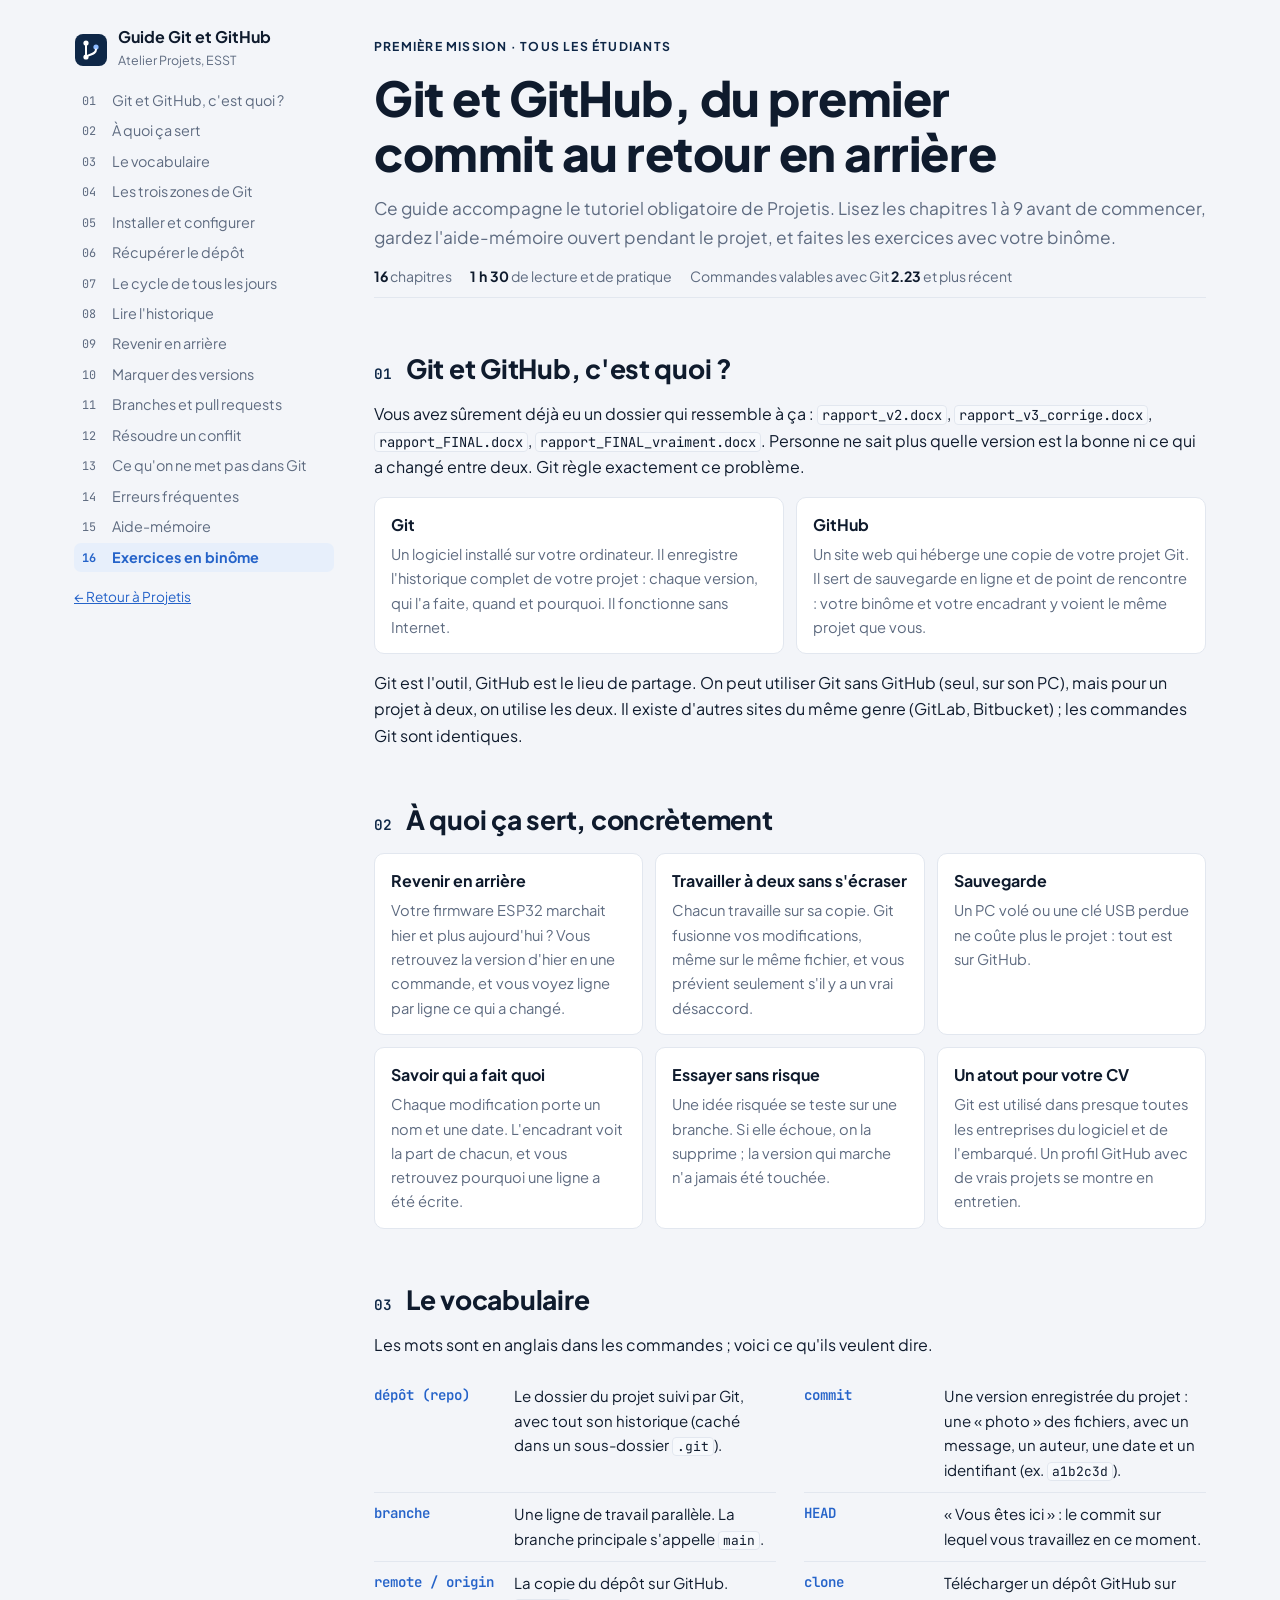
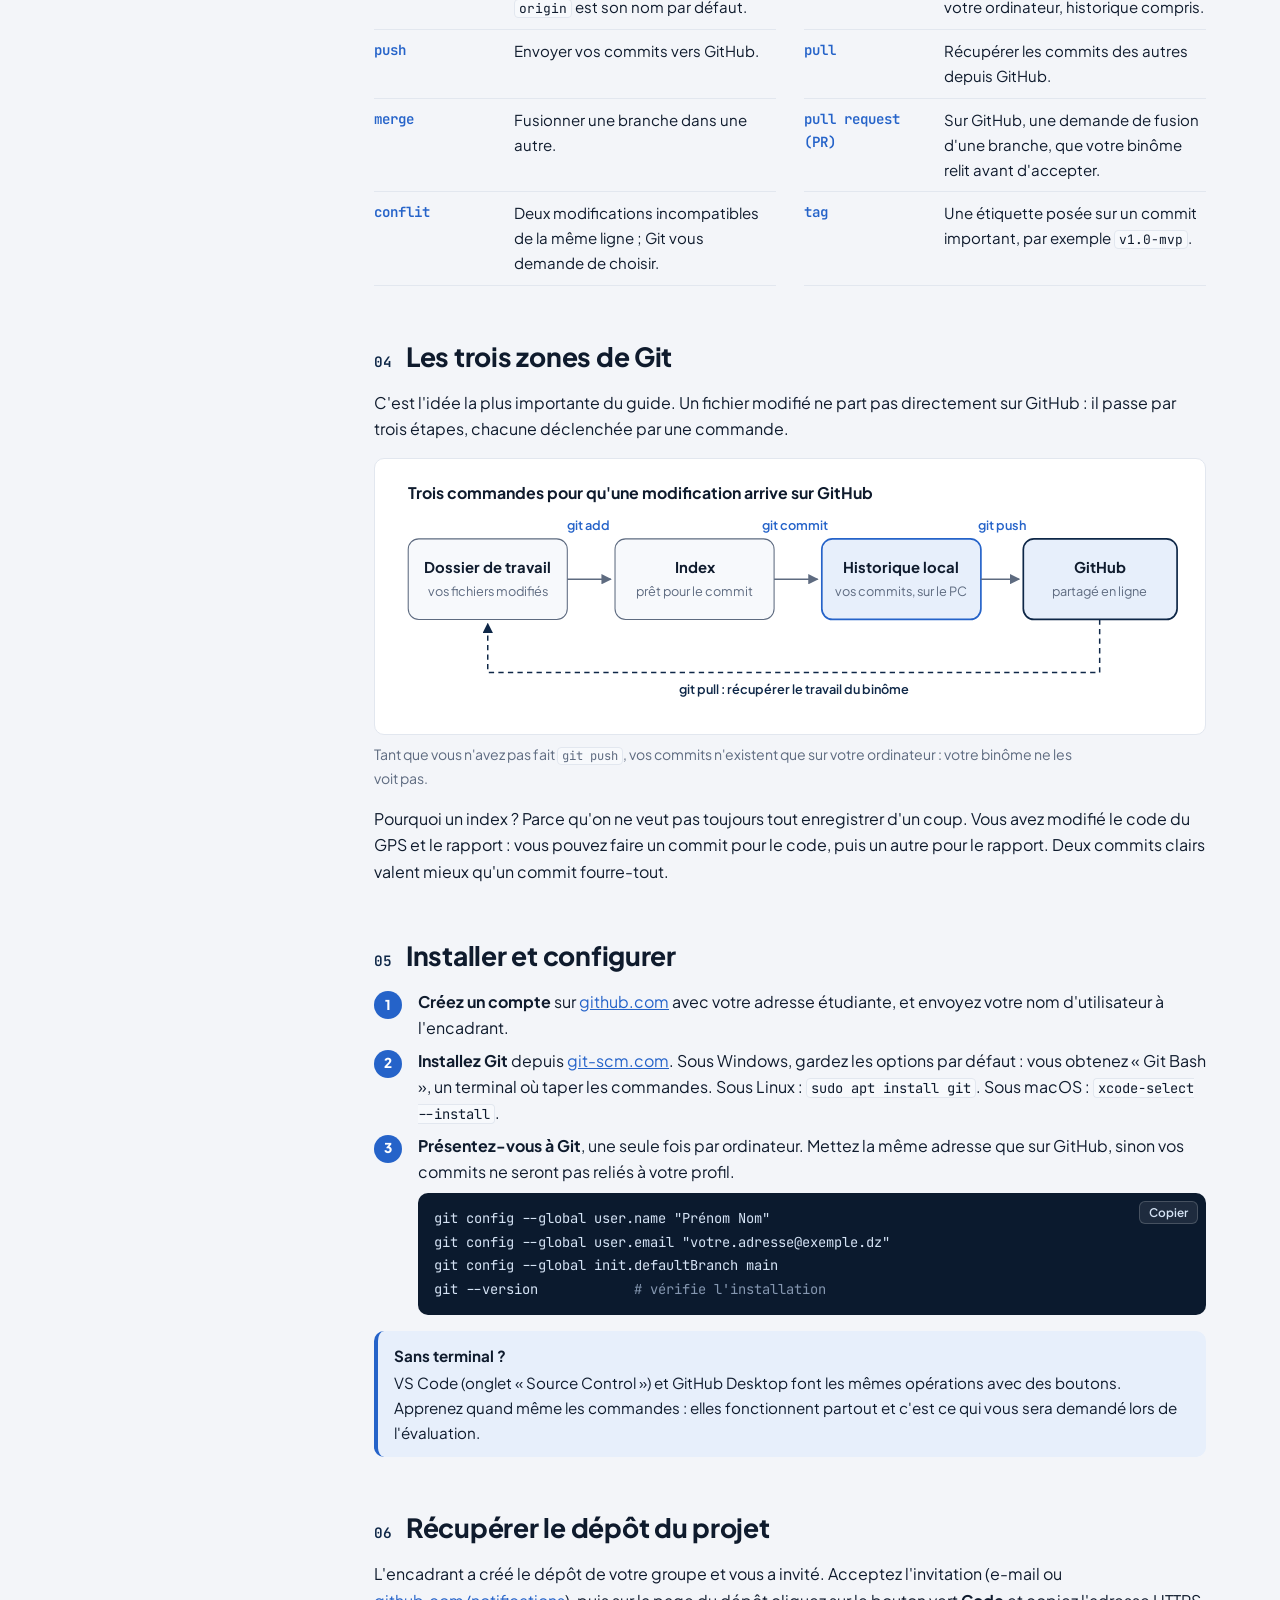
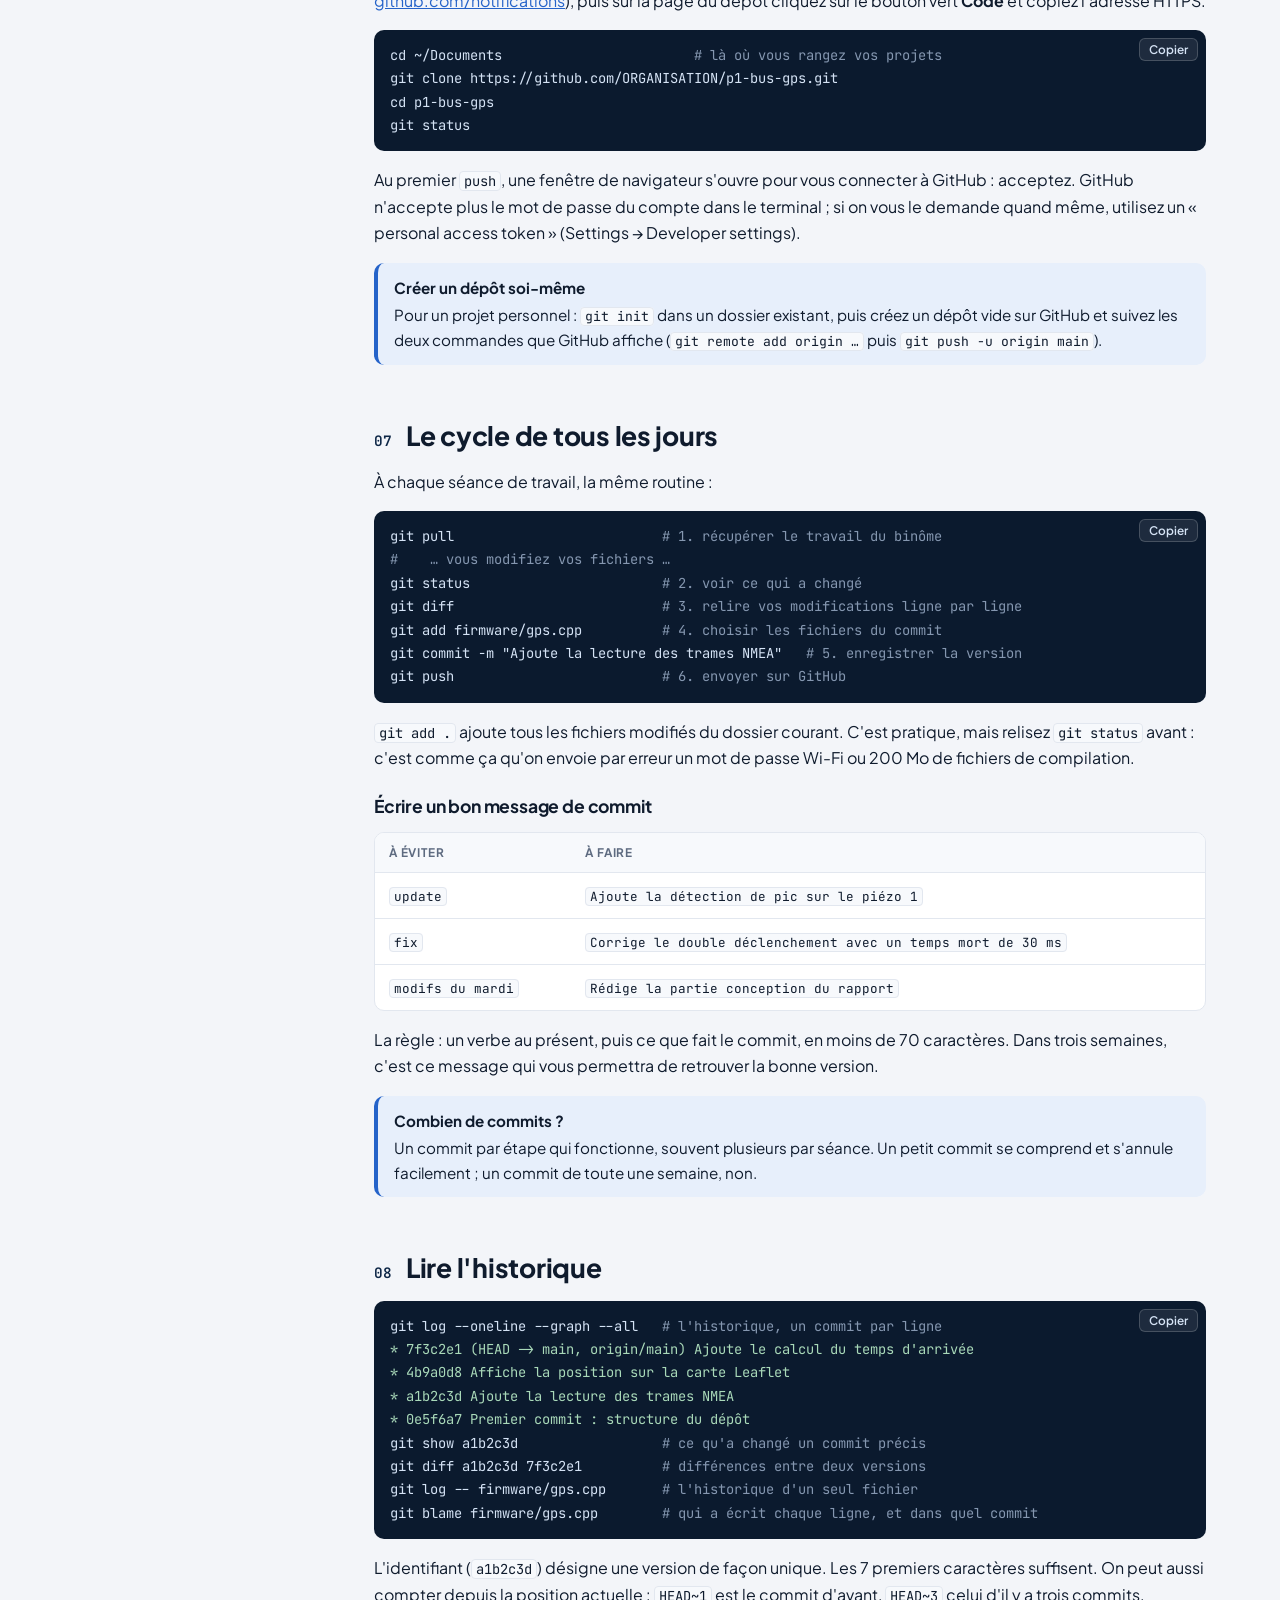
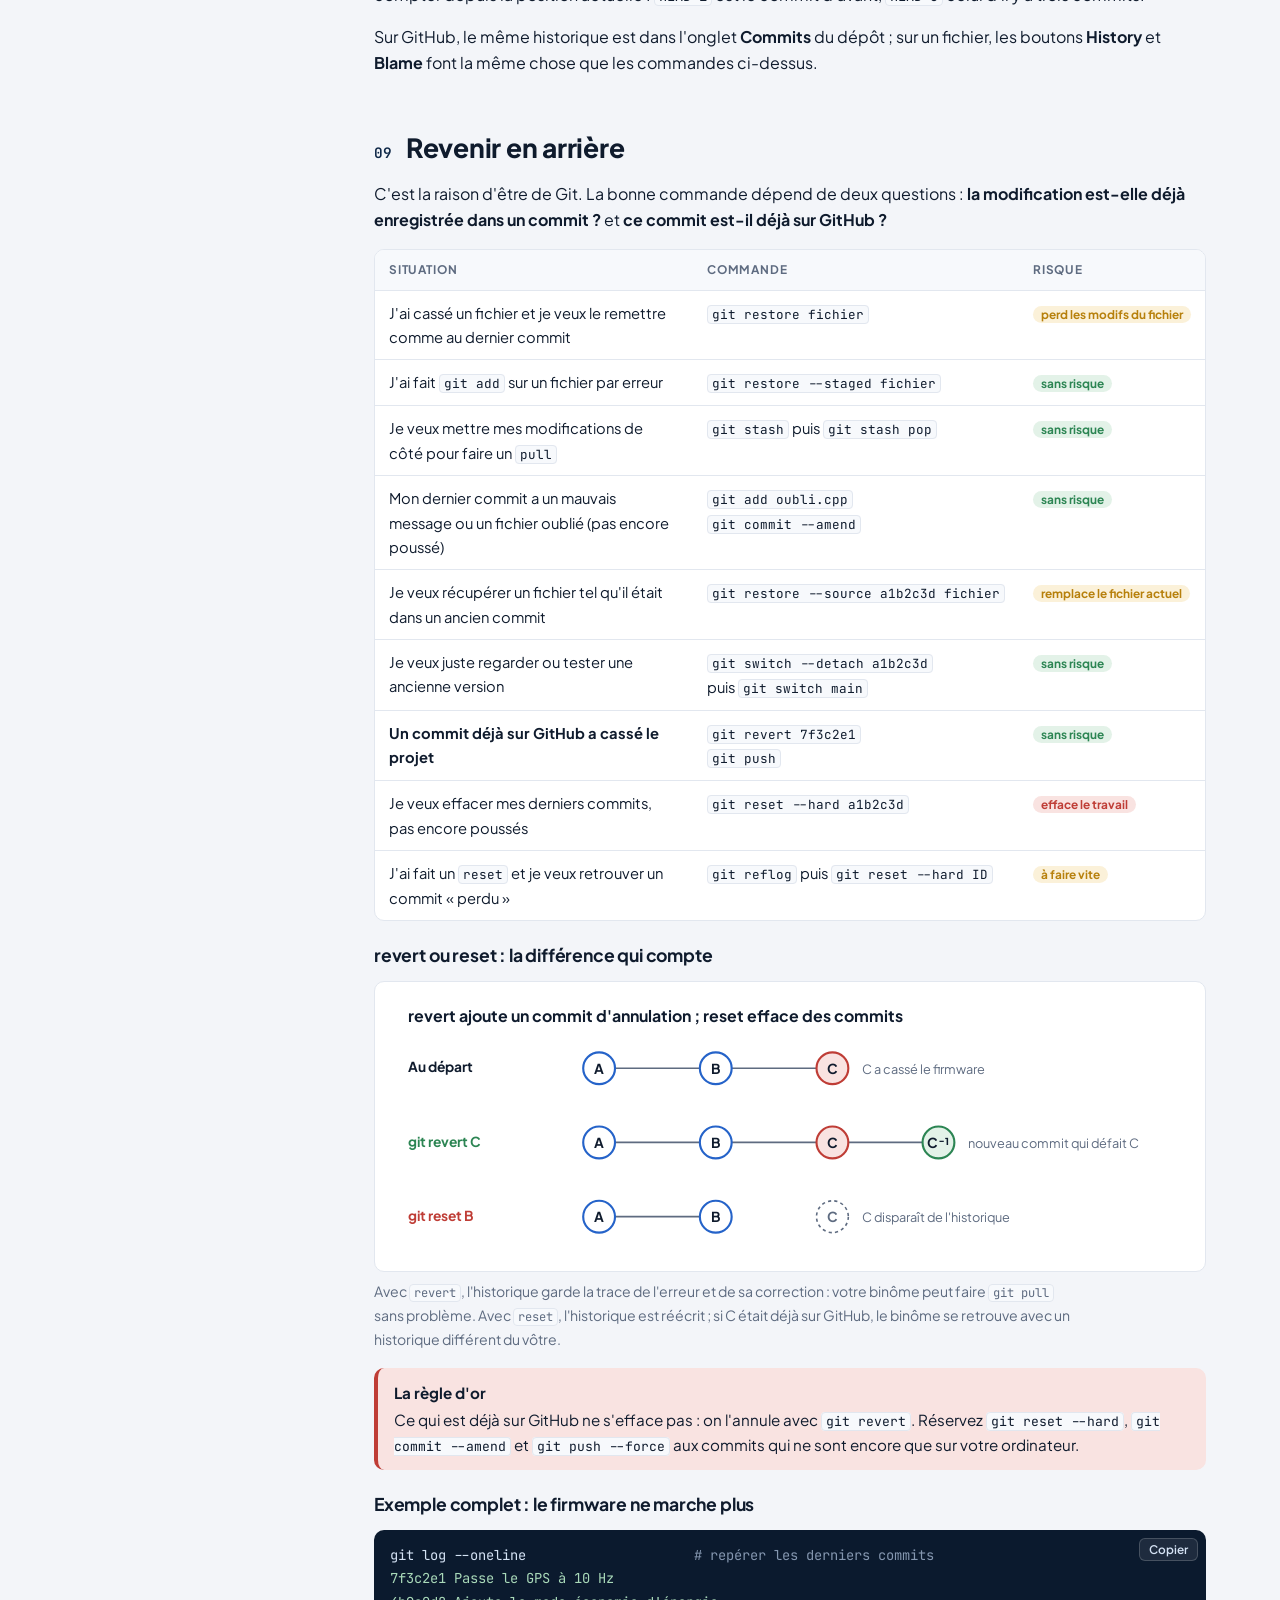
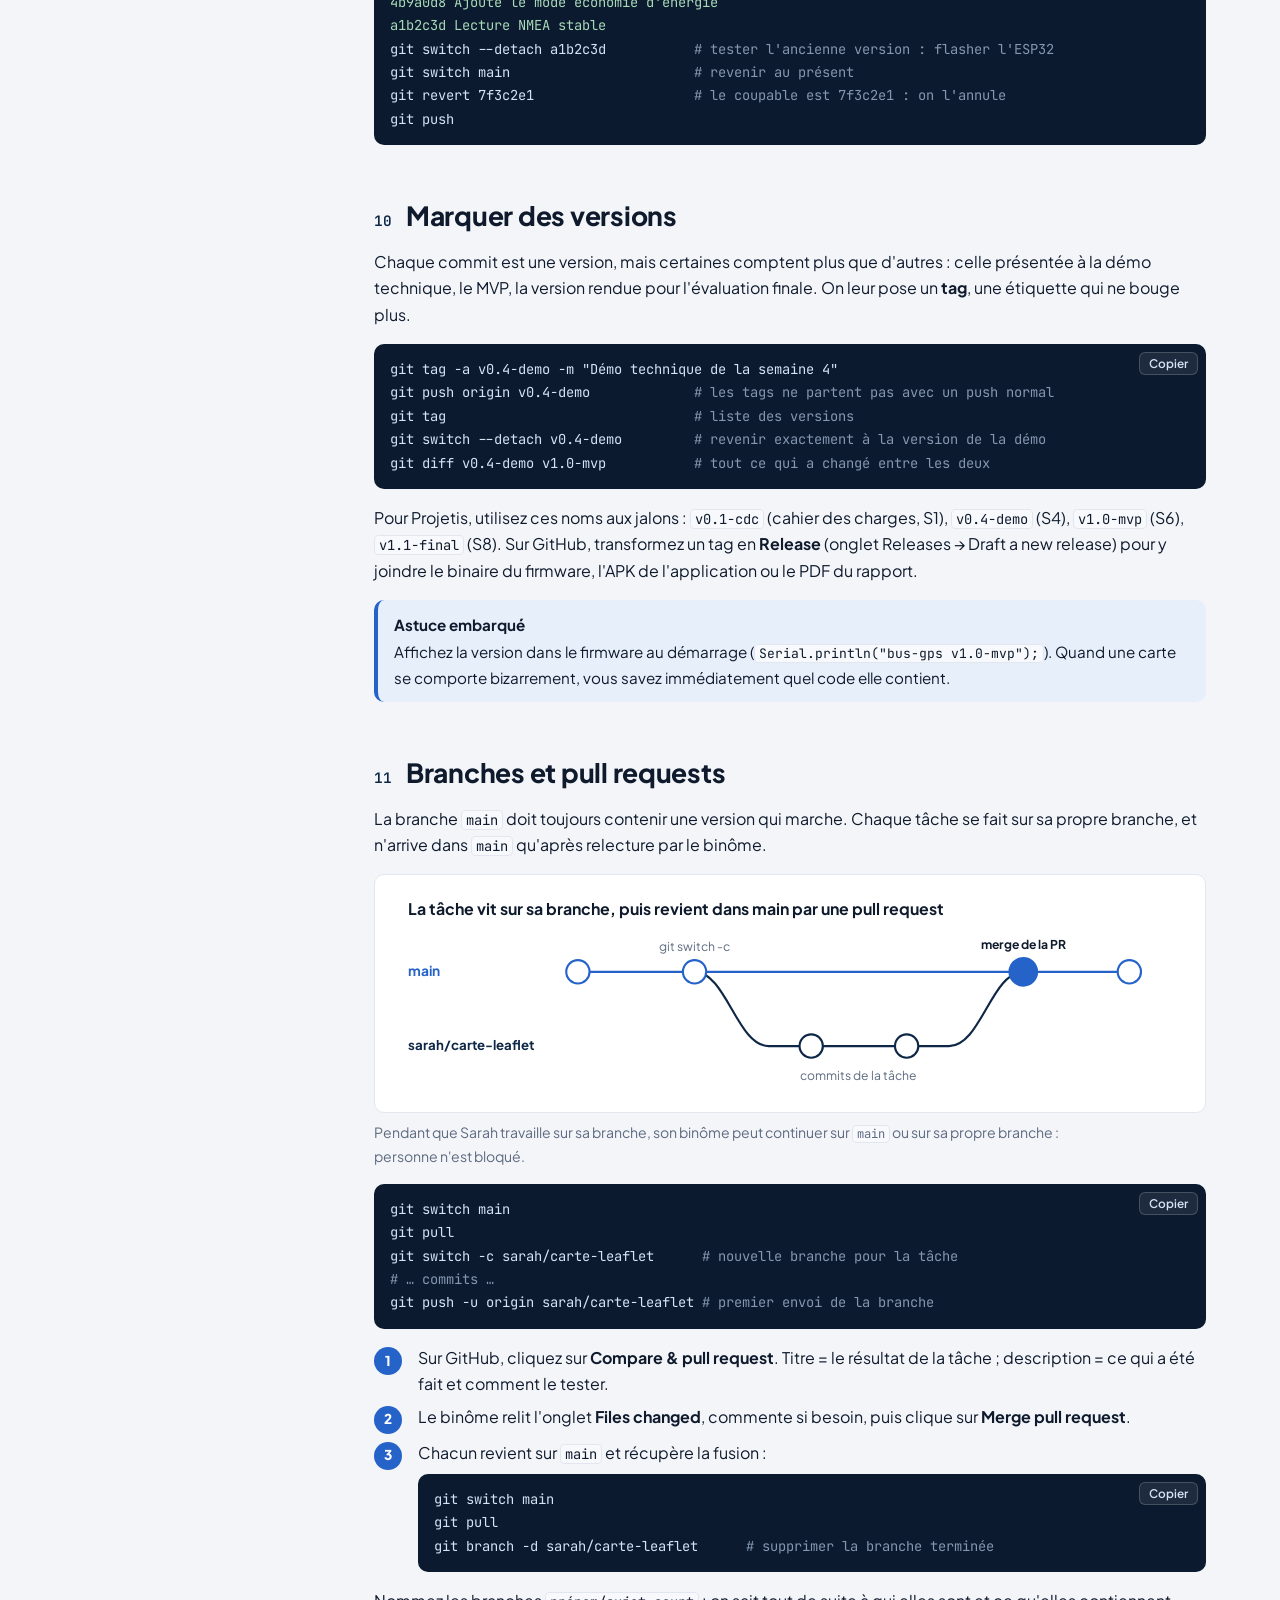
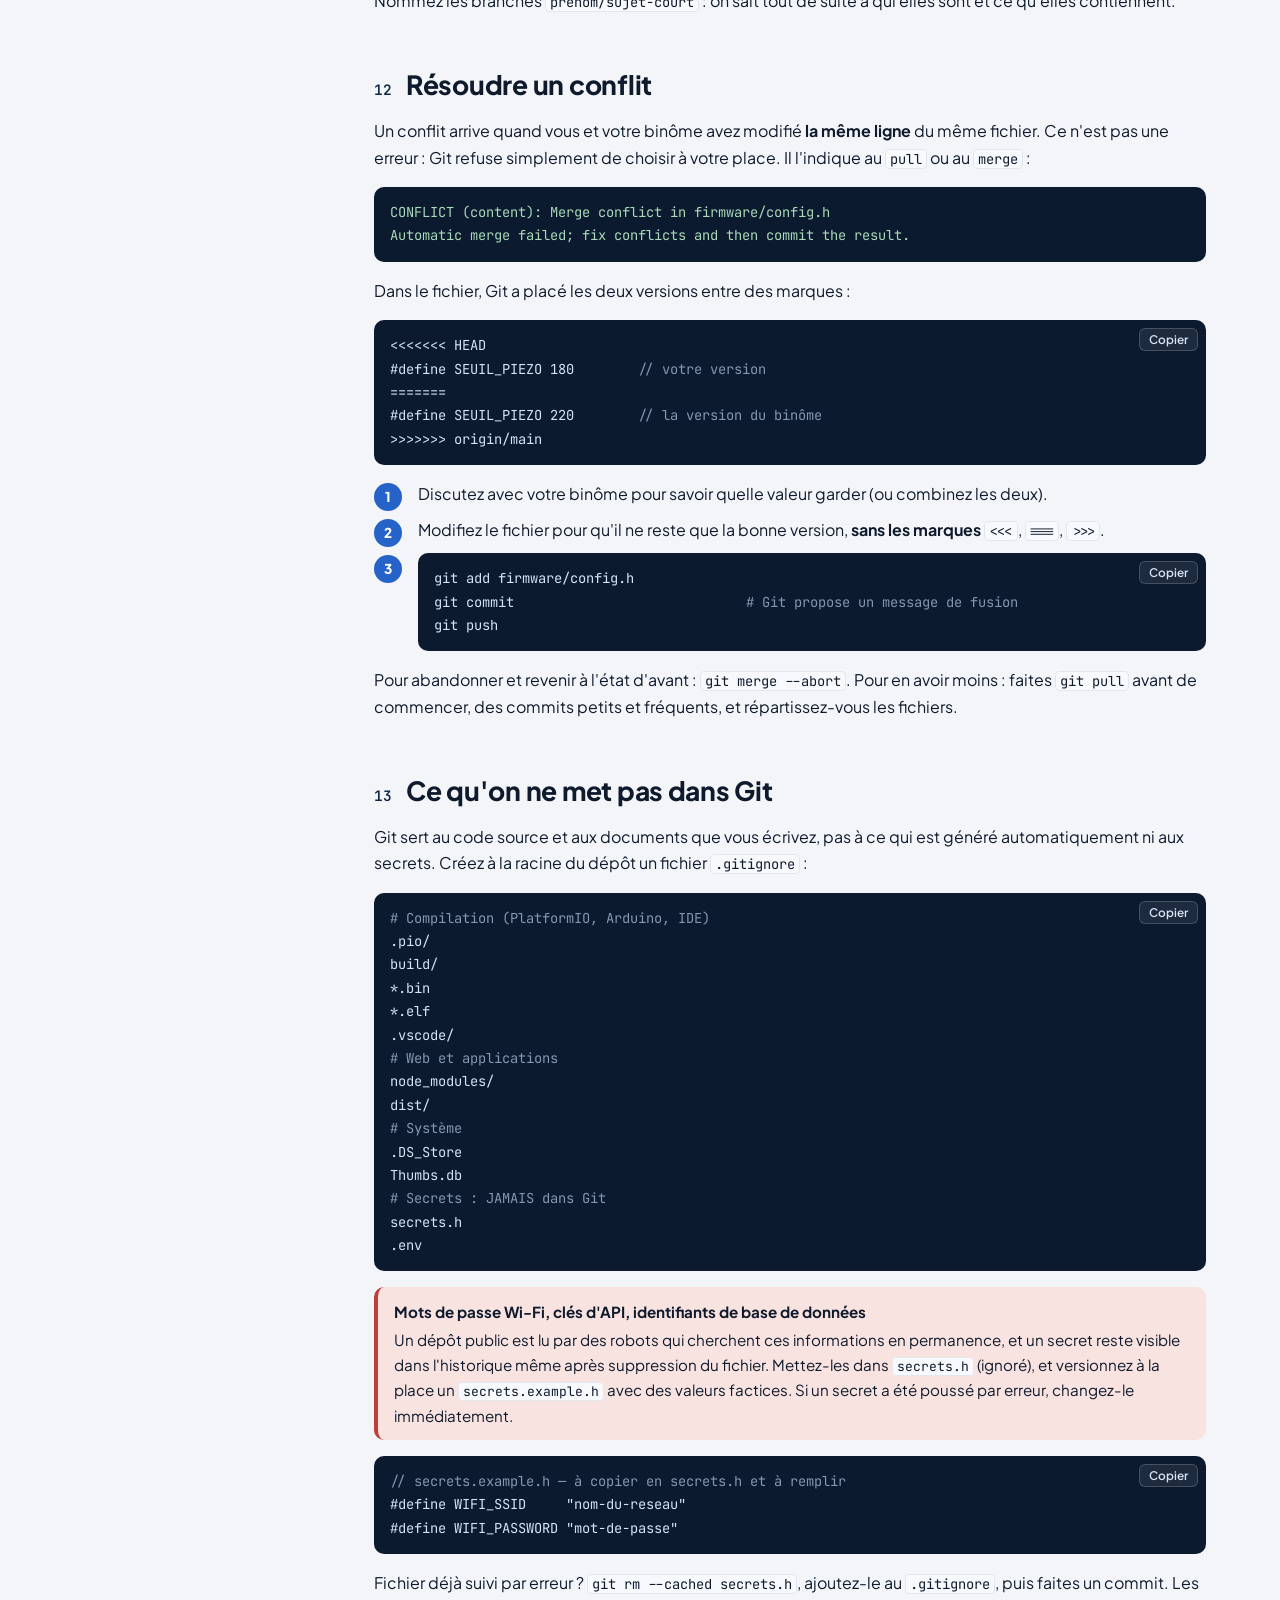
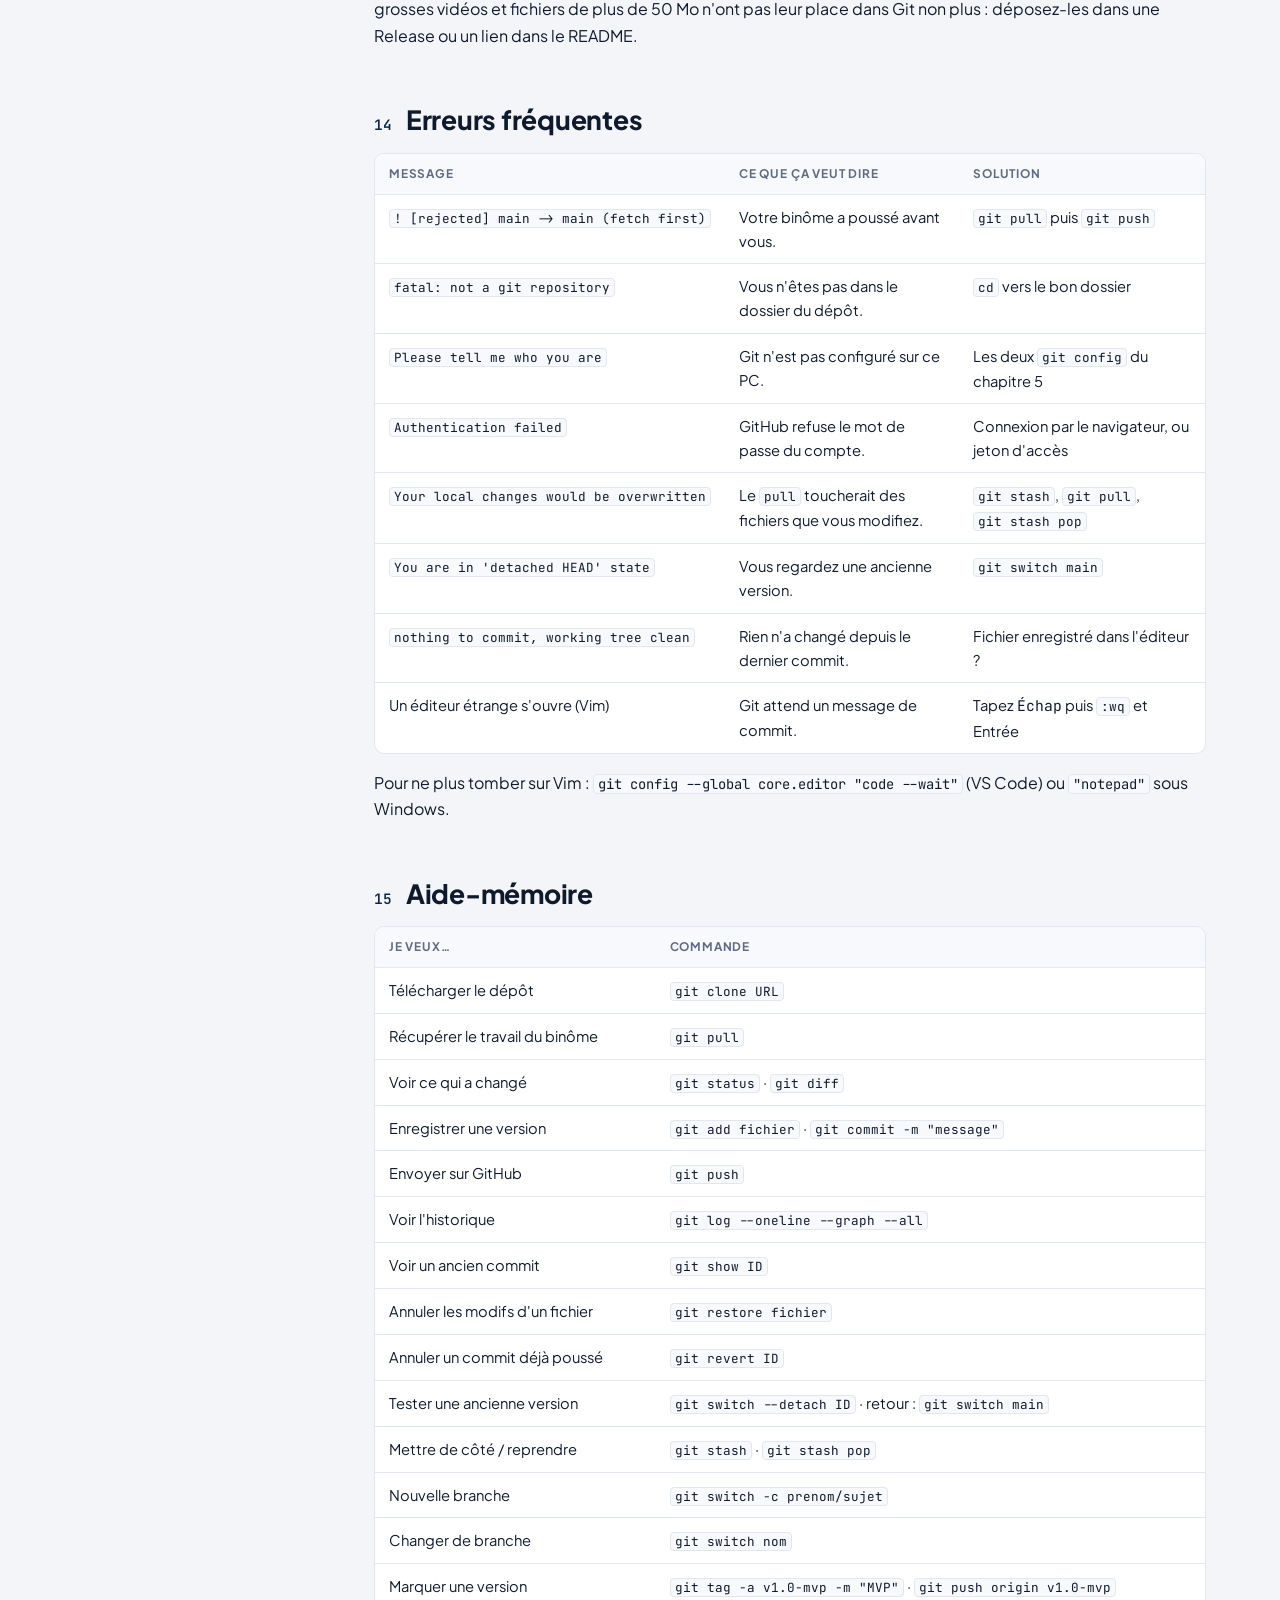
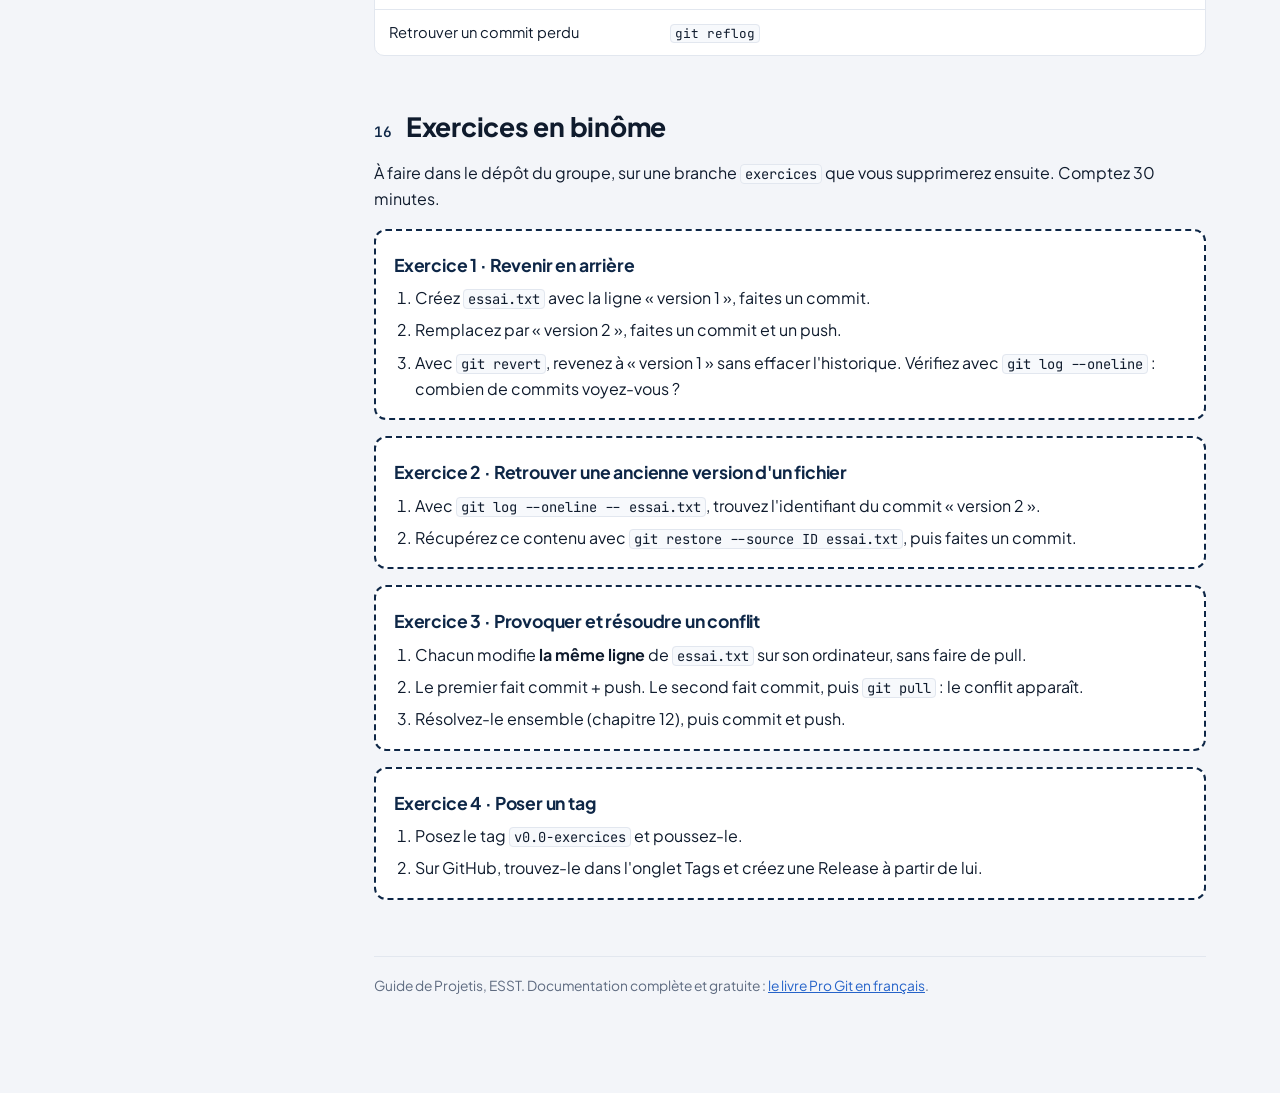
<file: guide-git.html>
<!doctype html>
<html lang="fr">
<head>
<meta charset="utf-8">
<meta name="viewport" content="width=device-width, initial-scale=1, viewport-fit=cover">
<title>Guide Git et GitHub</title>
<meta name="description" content="Guide Git et GitHub pour les projets L2/L3 de l'ESST : comprendre, enregistrer des versions, revenir en arrière, travailler en binôme.">
<link rel="preconnect" href="https://fonts.googleapis.com">
<link rel="preconnect" href="https://fonts.gstatic.com" crossorigin>
<link rel="stylesheet" href="https://fonts.googleapis.com/css2?family=Plus+Jakarta+Sans:wght@400;500;600;700;800&family=JetBrains+Mono:wght@400;600&display=swap">
</head>
<body>
<!--GUIDE-START-->
<style>
/* Guide Git — sommaire fixe à gauche, chapitres numérotés (vraie progression), mêmes couleurs que Projetis (vernis vert, cuivre). */
:root {
  --bg: #F3F5F9; --surface: #ffffff; --surface-2: #F7F9FC; --ink: #0F1B2D; --muted: #5E6B80; --line: #E2E7EF;
  --accent: #2563C9; --accent-ink: #ffffff; --accent-soft: #E7EFFB; --copper: #0E2747; --copper-soft: #E7EFFB;
  --good: #2c8553; --warn: #b7800c; --crit: #bf3d36; --good-soft: #e3f2e8; --warn-soft: #fbf1d9; --crit-soft: #f9e3e1;
  --code-bg: #0B1A2E; --code-ink: #D5E3F5; --code-dim: #8597B0;
  --font-display: "Plus Jakarta Sans", "Segoe UI", system-ui, sans-serif;
  --font-body: "Plus Jakarta Sans", "Segoe UI", system-ui, sans-serif;
  --font-mono: "JetBrains Mono", ui-monospace, "Cascadia Mono", Consolas, monospace;
}
@media (prefers-color-scheme: dark) {
  :root:not([data-theme="light"]) {
    --bg: #0D1522; --surface: #141E2E; --surface-2: #19253A; --ink: #E6ECF4; --muted: #96A3B8; --line: #26334A;
    --accent: #5B93EC; --accent-ink: #08121F; --accent-soft: #1A2C48; --copper: #8DBBFF; --copper-soft: #1A2C48;
    --good: #5cc28a; --warn: #e0b04a; --crit: #ec7a72; --good-soft: #193226; --warn-soft: #362c14; --crit-soft: #3b1f1d;
    --code-bg: #08121F; --code-ink: #D5E3F5; --code-dim: #7F91AA;
    color-scheme: dark;
  }
}
:root[data-theme="dark"] {
  --bg: #0D1522; --surface: #141E2E; --surface-2: #19253A; --ink: #E6ECF4; --muted: #96A3B8; --line: #26334A;
  --accent: #5B93EC; --accent-ink: #08121F; --accent-soft: #1A2C48; --copper: #8DBBFF; --copper-soft: #1A2C48;
  --good: #5cc28a; --warn: #e0b04a; --crit: #ec7a72; --good-soft: #193226; --warn-soft: #362c14; --crit-soft: #3b1f1d;
  --code-bg: #08121F; --code-ink: #D5E3F5; --code-dim: #7F91AA;
  color-scheme: dark;
}
* { box-sizing: border-box; }
html { scroll-behavior: smooth; scroll-padding-top: 16px; }
@media (prefers-reduced-motion: reduce) { html { scroll-behavior: auto; } }
body { margin: 0; background: var(--bg); color: var(--ink); font: 16px/1.65 var(--font-body); }
a { color: var(--accent); }
:focus-visible { outline: 2px solid var(--accent); outline-offset: 2px; }
code, pre, kbd { font-family: var(--font-mono); }
:not(pre) > code { font-size: .86em; background: var(--surface-2); border: 1px solid var(--line); border-radius: 4px; padding: 0 4px; }
h1, h2, h3 { font-family: var(--font-display); line-height: 1.15; text-wrap: balance; letter-spacing: -.01em; margin: 0; }
p { margin: 0; }

.layout { display: grid; grid-template-columns: 260px minmax(0, 1fr); max-width: 1180px; margin: 0 auto; gap: 40px; padding-inline: 24px; }
.toc { position: sticky; top: 0; align-self: start; height: 100vh; overflow-y: auto; padding-block: 28px; display: flex; flex-direction: column; gap: 14px; }
.toc .brand { display: flex; gap: 10px; align-items: center; text-decoration: none; color: var(--ink); }
.toc .brand b { font-family: var(--font-display); line-height: 1.1; display: block; }
.toc .brand small { color: var(--muted); font-size: .78rem; }
.toc ol { list-style: none; margin: 0; padding: 0; display: flex; flex-direction: column; gap: 1px; counter-reset: ch; }
.toc li a { display: grid; grid-template-columns: 26px 1fr; gap: 4px; padding: 5px 8px; border-radius: 7px; text-decoration: none; color: var(--muted); font-size: .9rem; line-height: 1.35; }
.toc li a::before { counter-increment: ch; content: counter(ch, decimal-leading-zero); font-family: var(--font-mono); font-size: .74rem; padding-top: 2px; }
.toc li a:hover { background: var(--surface); color: var(--ink); }
.toc li a.on { background: var(--accent-soft); color: var(--accent); font-weight: 700; }
.toc .back { font-size: .85rem; }

main { padding-block: 36px 96px; min-width: 0; display: flex; flex-direction: column; gap: 56px; }
.hero { display: flex; flex-direction: column; gap: 14px; padding-bottom: 8px; border-bottom: 1px solid var(--line); }
.eyebrow { font-size: .76rem; text-transform: uppercase; letter-spacing: .1em; color: var(--copper); font-weight: 700; }
.hero h1 { font-size: clamp(2rem, 4.4vw, 3rem); font-weight: 800; }
.hero p { max-width: 64ch; font-size: 1.08rem; color: var(--muted); }
.hero .meta { display: flex; gap: 18px; flex-wrap: wrap; font-size: .88rem; color: var(--muted); }
.hero .meta b { color: var(--ink); }

section.ch { display: flex; flex-direction: column; gap: 16px; }
section.ch > header { display: flex; gap: 14px; align-items: baseline; }
section.ch > header .num { font-family: var(--font-mono); color: var(--copper); font-weight: 600; font-size: .9rem; }
section.ch h2 { font-size: 1.65rem; font-weight: 750; }
section.ch h3 { font-size: 1.1rem; font-weight: 700; margin-top: 8px; }
section.ch p, section.ch li { max-width: 70ch; }
section.ch ul, section.ch ol { margin: 0; padding-left: 1.3em; display: flex; flex-direction: column; gap: 6px; }

.cmd { position: relative; background: var(--code-bg); color: var(--code-ink); border-radius: 10px; padding: 14px 16px; overflow-x: auto; margin: 0; font-size: .86rem; line-height: 1.7; }
.cmd .c { color: var(--code-dim); }
.cmd .out { color: #a9d9b9; }
.copy { position: absolute; top: 8px; right: 8px; background: rgba(255,255,255,.08); color: var(--code-ink); border: 1px solid rgba(255,255,255,.18); border-radius: 6px; font: 600 .74rem var(--font-body); padding: 3px 9px; cursor: pointer; }
.copy:hover { background: rgba(255,255,255,.16); }

.note, .warn, .danger { border-radius: 10px; padding: 12px 16px; font-size: .95rem; max-width: 78ch; }
.note { background: var(--accent-soft); border-left: 4px solid var(--accent); }
.warn { background: var(--warn-soft); border-left: 4px solid var(--warn); }
.danger { background: var(--crit-soft); border-left: 4px solid var(--crit); }
.note b:first-child, .warn b:first-child, .danger b:first-child { display: block; margin-bottom: 2px; }

.table-wrap { overflow-x: auto; border: 1px solid var(--line); border-radius: 10px; background: var(--surface); }
table { border-collapse: collapse; width: 100%; font-size: .92rem; }
th, td { text-align: left; padding: 10px 14px; border-bottom: 1px solid var(--line); vertical-align: top; }
th { font-size: .74rem; text-transform: uppercase; letter-spacing: .07em; color: var(--muted); background: var(--surface-2); }
tr:last-child td { border-bottom: none; }
td code { white-space: nowrap; }
.risk { font-size: .74rem; font-weight: 700; border-radius: 99px; padding: 1px 8px; white-space: nowrap; }
.risk.ok { background: var(--good-soft); color: var(--good); }
.risk.mid { background: var(--warn-soft); color: var(--warn); }
.risk.bad { background: var(--crit-soft); color: var(--crit); }

.cards { display: grid; grid-template-columns: repeat(auto-fit, minmax(220px, 1fr)); gap: 12px; }
.card { background: var(--surface); border: 1px solid var(--line); border-radius: 10px; padding: 14px 16px; display: flex; flex-direction: column; gap: 4px; }
.card b { font-family: var(--font-display); }
.card span { color: var(--muted); font-size: .92rem; }

.vocab { display: grid; grid-template-columns: repeat(auto-fit, minmax(300px, 1fr)); gap: 0 28px; margin: 0; }
.vocab div { display: grid; grid-template-columns: 128px minmax(0, 1fr); gap: 12px; padding: 9px 0; border-bottom: 1px solid var(--line); }
.vocab dt { font-family: var(--font-mono); font-weight: 600; font-size: .88rem; color: var(--accent); }
.vocab dd { margin: 0; font-size: .94rem; }

figure { margin: 0; display: flex; flex-direction: column; gap: 8px; }
figure .fig { background: var(--surface); border: 1px solid var(--line); border-radius: 10px; padding: 12px; overflow-x: auto; }
figure svg { display: block; width: 100%; min-width: 560px; height: auto; }
figcaption { color: var(--muted); font-size: .88rem; max-width: 70ch; }
svg text { font-family: var(--font-body); }

.steps { counter-reset: st; list-style: none; padding: 0 !important; }
.steps > li { counter-increment: st; display: grid; grid-template-columns: 32px minmax(0, 1fr); gap: 12px; }
.steps > li::before { content: counter(st); width: 28px; height: 28px; border-radius: 50%; background: var(--accent); color: var(--accent-ink); font-weight: 800; display: grid; place-items: center; font-size: .85rem; margin-top: 2px; }
.steps > li > div { display: flex; flex-direction: column; gap: 8px; min-width: 0; }

.exo { border: 2px dashed var(--copper); border-radius: 12px; padding: 16px 18px; display: flex; flex-direction: column; gap: 10px; background: var(--surface); }
.exo h3 { color: var(--copper); margin: 0; }
footer { color: var(--muted); font-size: .86rem; border-top: 1px solid var(--line); padding-top: 18px; }

@media (max-width: 900px) {
  .layout { grid-template-columns: minmax(0, 1fr); gap: 0; padding-inline: 16px; }
  .toc { position: static; height: auto; padding-block: 20px 0; }
  .toc ol { display: grid; grid-template-columns: repeat(auto-fill, minmax(200px, 1fr)); }
  main { padding-top: 24px; gap: 44px; }
  .vocab div { grid-template-columns: 110px minmax(0, 1fr); }
}
</style>

<div class="layout">
<nav class="toc" aria-label="Sommaire">
  <a class="brand" href="#top"><svg width="34" height="34" viewBox="0 0 34 34" aria-hidden="true"><rect x="1" y="1" width="32" height="32" rx="8" fill="#0E2747"/><circle cx="12" cy="10" r="2.6" fill="var(--accent-ink)"/><circle cx="12" cy="24" r="2.6" fill="var(--accent-ink)"/><circle cx="22" cy="14" r="2.6" fill="#8DBBFF"/><path d="M12 12.6v8.8M22 16.6c0 4-4 4.4-8 6" stroke="var(--accent-ink)" stroke-width="2" fill="none" stroke-linecap="round"/></svg><div><b>Guide Git et GitHub</b><small>Atelier Projets, ESST</small></div></a>
  <ol>
    <li><a href="#cest-quoi">Git et GitHub, c'est quoi ?</a></li>
    <li><a href="#pourquoi">À quoi ça sert</a></li>
    <li><a href="#vocabulaire">Le vocabulaire</a></li>
    <li><a href="#zones">Les trois zones de Git</a></li>
    <li><a href="#installer">Installer et configurer</a></li>
    <li><a href="#demarrer">Récupérer le dépôt</a></li>
    <li><a href="#quotidien">Le cycle de tous les jours</a></li>
    <li><a href="#historique">Lire l'historique</a></li>
    <li><a href="#revenir">Revenir en arrière</a></li>
    <li><a href="#versions">Marquer des versions</a></li>
    <li><a href="#branches">Branches et pull requests</a></li>
    <li><a href="#conflits">Résoudre un conflit</a></li>
    <li><a href="#gitignore">Ce qu'on ne met pas dans Git</a></li>
    <li><a href="#erreurs">Erreurs fréquentes</a></li>
    <li><a href="#aide-memoire">Aide-mémoire</a></li>
    <li><a href="#exercices">Exercices en binôme</a></li>
  </ol>
  <a class="back" href="index.html">← Retour à Projetis</a>
</nav>

<main id="top">
  <header class="hero">
    <div class="eyebrow">Première mission · tous les étudiants</div>
    <h1>Git et GitHub, du premier commit au retour en arrière</h1>
    <p>Ce guide accompagne le tutoriel obligatoire de Projetis. Lisez les chapitres 1 à 9 avant de commencer, gardez l'aide-mémoire ouvert pendant le projet, et faites les exercices avec votre binôme.</p>
    <div class="meta"><span><b>16</b> chapitres</span><span><b>1 h 30</b> de lecture et de pratique</span><span>Commandes valables avec Git <b>2.23</b> et plus récent</span></div>
  </header>

  <section class="ch" id="cest-quoi">
    <header><span class="num">01</span><h2>Git et GitHub, c'est quoi ?</h2></header>
    <p>Vous avez sûrement déjà eu un dossier qui ressemble à ça : <code>rapport_v2.docx</code>, <code>rapport_v3_corrige.docx</code>, <code>rapport_FINAL.docx</code>, <code>rapport_FINAL_vraiment.docx</code>. Personne ne sait plus quelle version est la bonne ni ce qui a changé entre deux. Git règle exactement ce problème.</p>
    <div class="cards">
      <div class="card"><b>Git</b><span>Un logiciel installé sur votre ordinateur. Il enregistre l'historique complet de votre projet : chaque version, qui l'a faite, quand et pourquoi. Il fonctionne sans Internet.</span></div>
      <div class="card"><b>GitHub</b><span>Un site web qui héberge une copie de votre projet Git. Il sert de sauvegarde en ligne et de point de rencontre : votre binôme et votre encadrant y voient le même projet que vous.</span></div>
    </div>
    <p>Git est l'outil, GitHub est le lieu de partage. On peut utiliser Git sans GitHub (seul, sur son PC), mais pour un projet à deux, on utilise les deux. Il existe d'autres sites du même genre (GitLab, Bitbucket) ; les commandes Git sont identiques.</p>
  </section>

  <section class="ch" id="pourquoi">
    <header><span class="num">02</span><h2>À quoi ça sert, concrètement</h2></header>
    <div class="cards">
      <div class="card"><b>Revenir en arrière</b><span>Votre firmware ESP32 marchait hier et plus aujourd'hui ? Vous retrouvez la version d'hier en une commande, et vous voyez ligne par ligne ce qui a changé.</span></div>
      <div class="card"><b>Travailler à deux sans s'écraser</b><span>Chacun travaille sur sa copie. Git fusionne vos modifications, même sur le même fichier, et vous prévient seulement s'il y a un vrai désaccord.</span></div>
      <div class="card"><b>Sauvegarde</b><span>Un PC volé ou une clé USB perdue ne coûte plus le projet : tout est sur GitHub.</span></div>
      <div class="card"><b>Savoir qui a fait quoi</b><span>Chaque modification porte un nom et une date. L'encadrant voit la part de chacun, et vous retrouvez pourquoi une ligne a été écrite.</span></div>
      <div class="card"><b>Essayer sans risque</b><span>Une idée risquée se teste sur une branche. Si elle échoue, on la supprime ; la version qui marche n'a jamais été touchée.</span></div>
      <div class="card"><b>Un atout pour votre CV</b><span>Git est utilisé dans presque toutes les entreprises du logiciel et de l'embarqué. Un profil GitHub avec de vrais projets se montre en entretien.</span></div>
    </div>
  </section>

  <section class="ch" id="vocabulaire">
    <header><span class="num">03</span><h2>Le vocabulaire</h2></header>
    <p>Les mots sont en anglais dans les commandes ; voici ce qu'ils veulent dire.</p>
    <dl class="vocab">
      <div><dt>dépôt (repo)</dt><dd>Le dossier du projet suivi par Git, avec tout son historique (caché dans un sous-dossier <code>.git</code>).</dd></div>
      <div><dt>commit</dt><dd>Une version enregistrée du projet : une « photo » des fichiers, avec un message, un auteur, une date et un identifiant (ex. <code>a1b2c3d</code>).</dd></div>
      <div><dt>branche</dt><dd>Une ligne de travail parallèle. La branche principale s'appelle <code>main</code>.</dd></div>
      <div><dt>HEAD</dt><dd>« Vous êtes ici » : le commit sur lequel vous travaillez en ce moment.</dd></div>
      <div><dt>remote / origin</dt><dd>La copie du dépôt sur GitHub. <code>origin</code> est son nom par défaut.</dd></div>
      <div><dt>clone</dt><dd>Télécharger un dépôt GitHub sur votre ordinateur, historique compris.</dd></div>
      <div><dt>push</dt><dd>Envoyer vos commits vers GitHub.</dd></div>
      <div><dt>pull</dt><dd>Récupérer les commits des autres depuis GitHub.</dd></div>
      <div><dt>merge</dt><dd>Fusionner une branche dans une autre.</dd></div>
      <div><dt>pull request (PR)</dt><dd>Sur GitHub, une demande de fusion d'une branche, que votre binôme relit avant d'accepter.</dd></div>
      <div><dt>conflit</dt><dd>Deux modifications incompatibles de la même ligne ; Git vous demande de choisir.</dd></div>
      <div><dt>tag</dt><dd>Une étiquette posée sur un commit important, par exemple <code>v1.0-mvp</code>.</dd></div>
    </dl>
  </section>

  <section class="ch" id="zones">
    <header><span class="num">04</span><h2>Les trois zones de Git</h2></header>
    <p>C'est l'idée la plus importante du guide. Un fichier modifié ne part pas directement sur GitHub : il passe par trois étapes, chacune déclenchée par une commande.</p>
    <figure>
      <div class="fig"><svg viewBox="0 0 760 236" role="img" aria-label="Un fichier passe du dossier de travail à l'index, puis à l'historique local, puis à GitHub">
        <defs><marker id="z-arrow" viewBox="0 0 10 10" refX="9" refY="5" markerWidth="7" markerHeight="7" orient="auto-start-reverse"><path d="M0 0L10 5L0 10z" fill="var(--muted)"/></marker>
        <marker id="z-arrow-c" viewBox="0 0 10 10" refX="9" refY="5" markerWidth="7" markerHeight="7" orient="auto-start-reverse"><path d="M0 0L10 5L0 10z" fill="var(--copper)"/></marker></defs>
        <text x="20" y="26" font-size="15" font-weight="700" fill="var(--ink)">Trois commandes pour qu'une modification arrive sur GitHub</text>
        <g><rect x="20" y="64" width="150" height="76" rx="10" fill="var(--surface-2)" stroke="var(--muted)"/><text x="95" y="96" text-anchor="middle" font-size="14" font-weight="700" fill="var(--ink)">Dossier de travail</text><text x="95" y="118" text-anchor="middle" font-size="12" fill="var(--muted)">vos fichiers modifiés</text></g>
        <g><rect x="215" y="64" width="150" height="76" rx="10" fill="var(--surface-2)" stroke="var(--muted)"/><text x="290" y="96" text-anchor="middle" font-size="14" font-weight="700" fill="var(--ink)">Index</text><text x="290" y="118" text-anchor="middle" font-size="12" fill="var(--muted)">prêt pour le commit</text></g>
        <g><rect x="410" y="64" width="150" height="76" rx="10" fill="var(--accent-soft)" stroke="var(--accent)" stroke-width="1.6"/><text x="485" y="96" text-anchor="middle" font-size="14" font-weight="700" fill="var(--ink)">Historique local</text><text x="485" y="118" text-anchor="middle" font-size="12" fill="var(--muted)">vos commits, sur le PC</text></g>
        <g><rect x="600" y="64" width="145" height="76" rx="10" fill="var(--copper-soft)" stroke="var(--copper)" stroke-width="1.6"/><text x="672" y="96" text-anchor="middle" font-size="14" font-weight="700" fill="var(--ink)">GitHub</text><text x="672" y="118" text-anchor="middle" font-size="12" fill="var(--muted)">partagé en ligne</text></g>
        <g fill="none" stroke="var(--muted)" stroke-width="1.4"><path d="M170 102H211" marker-end="url(#z-arrow)"/><path d="M365 102H406" marker-end="url(#z-arrow)"/><path d="M560 102H596" marker-end="url(#z-arrow)"/></g>
        <g font-family="var(--font-mono)" font-size="12" font-weight="600" fill="var(--accent)"><text x="190" y="56" text-anchor="middle">git add</text><text x="385" y="56" text-anchor="middle">git commit</text><text x="580" y="56" text-anchor="middle">git push</text></g>
        <path d="M672 140V190H95V144" fill="none" stroke="var(--copper)" stroke-width="1.4" stroke-dasharray="5 4" marker-end="url(#z-arrow-c)"/>
        <text x="384" y="210" text-anchor="middle" font-family="var(--font-mono)" font-size="12" font-weight="600" fill="var(--copper)">git pull : récupérer le travail du binôme</text>
      </svg></div>
      <figcaption>Tant que vous n'avez pas fait <code>git push</code>, vos commits n'existent que sur votre ordinateur : votre binôme ne les voit pas.</figcaption>
    </figure>
    <p>Pourquoi un index ? Parce qu'on ne veut pas toujours tout enregistrer d'un coup. Vous avez modifié le code du GPS et le rapport : vous pouvez faire un commit pour le code, puis un autre pour le rapport. Deux commits clairs valent mieux qu'un commit fourre-tout.</p>
  </section>

  <section class="ch" id="installer">
    <header><span class="num">05</span><h2>Installer et configurer</h2></header>
    <ol class="steps">
      <li><div><p><b>Créez un compte</b> sur <a href="https://github.com/signup" target="_blank" rel="noopener">github.com</a> avec votre adresse étudiante, et envoyez votre nom d'utilisateur à l'encadrant.</p></div></li>
      <li><div><p><b>Installez Git</b> depuis <a href="https://git-scm.com/downloads" target="_blank" rel="noopener">git-scm.com</a>. Sous Windows, gardez les options par défaut : vous obtenez « Git Bash », un terminal où taper les commandes. Sous Linux : <code>sudo apt install git</code>. Sous macOS : <code>xcode-select --install</code>.</p></div></li>
      <li><div><p><b>Présentez-vous à Git</b>, une seule fois par ordinateur. Mettez la même adresse que sur GitHub, sinon vos commits ne seront pas reliés à votre profil.</p>
<pre class="cmd"><code>git config --global user.name "Prénom Nom"
git config --global user.email "votre.adresse@exemple.dz"
git config --global init.defaultBranch main
git --version            <span class="c"># vérifie l'installation</span></code></pre></div></li>
    </ol>
    <div class="note"><b>Sans terminal ?</b>VS Code (onglet « Source Control ») et GitHub Desktop font les mêmes opérations avec des boutons. Apprenez quand même les commandes : elles fonctionnent partout et c'est ce qui vous sera demandé lors de l'évaluation.</div>
  </section>

  <section class="ch" id="demarrer">
    <header><span class="num">06</span><h2>Récupérer le dépôt du projet</h2></header>
    <p>L'encadrant a créé le dépôt de votre groupe et vous a invité. Acceptez l'invitation (e-mail ou <a href="https://github.com/notifications" target="_blank" rel="noopener">github.com/notifications</a>), puis sur la page du dépôt cliquez sur le bouton vert <b>Code</b> et copiez l'adresse HTTPS.</p>
<pre class="cmd"><code>cd ~/Documents                        <span class="c"># là où vous rangez vos projets</span>
git clone https://github.com/ORGANISATION/p1-bus-gps.git
cd p1-bus-gps
git status</code></pre>
    <p>Au premier <code>push</code>, une fenêtre de navigateur s'ouvre pour vous connecter à GitHub : acceptez. GitHub n'accepte plus le mot de passe du compte dans le terminal ; si on vous le demande quand même, utilisez un « personal access token » (Settings → Developer settings).</p>
    <div class="note"><b>Créer un dépôt soi-même</b>Pour un projet personnel : <code>git init</code> dans un dossier existant, puis créez un dépôt vide sur GitHub et suivez les deux commandes que GitHub affiche (<code>git remote add origin …</code> puis <code>git push -u origin main</code>).</div>
  </section>

  <section class="ch" id="quotidien">
    <header><span class="num">07</span><h2>Le cycle de tous les jours</h2></header>
    <p>À chaque séance de travail, la même routine :</p>
<pre class="cmd"><code>git pull                          <span class="c"># 1. récupérer le travail du binôme</span>
<span class="c">#    … vous modifiez vos fichiers …</span>
git status                        <span class="c"># 2. voir ce qui a changé</span>
git diff                          <span class="c"># 3. relire vos modifications ligne par ligne</span>
git add firmware/gps.cpp          <span class="c"># 4. choisir les fichiers du commit</span>
git commit -m "Ajoute la lecture des trames NMEA"   <span class="c"># 5. enregistrer la version</span>
git push                          <span class="c"># 6. envoyer sur GitHub</span></code></pre>
    <p><code>git add .</code> ajoute tous les fichiers modifiés du dossier courant. C'est pratique, mais relisez <code>git status</code> avant : c'est comme ça qu'on envoie par erreur un mot de passe Wi-Fi ou 200 Mo de fichiers de compilation.</p>
    <h3>Écrire un bon message de commit</h3>
    <div class="table-wrap"><table>
      <thead><tr><th>À éviter</th><th>À faire</th></tr></thead>
      <tbody>
        <tr><td><code>update</code></td><td><code>Ajoute la détection de pic sur le piézo 1</code></td></tr>
        <tr><td><code>fix</code></td><td><code>Corrige le double déclenchement avec un temps mort de 30 ms</code></td></tr>
        <tr><td><code>modifs du mardi</code></td><td><code>Rédige la partie conception du rapport</code></td></tr>
      </tbody>
    </table></div>
    <p>La règle : un verbe au présent, puis ce que fait le commit, en moins de 70 caractères. Dans trois semaines, c'est ce message qui vous permettra de retrouver la bonne version.</p>
    <div class="note"><b>Combien de commits ?</b>Un commit par étape qui fonctionne, souvent plusieurs par séance. Un petit commit se comprend et s'annule facilement ; un commit de toute une semaine, non.</div>
  </section>

  <section class="ch" id="historique">
    <header><span class="num">08</span><h2>Lire l'historique</h2></header>
<pre class="cmd"><code>git log --oneline --graph --all   <span class="c"># l'historique, un commit par ligne</span>
<span class="out">* 7f3c2e1 (HEAD -> main, origin/main) Ajoute le calcul du temps d'arrivée
* 4b9a0d8 Affiche la position sur la carte Leaflet
* a1b2c3d Ajoute la lecture des trames NMEA
* 0e5f6a7 Premier commit : structure du dépôt</span>
git show a1b2c3d                  <span class="c"># ce qu'a changé un commit précis</span>
git diff a1b2c3d 7f3c2e1          <span class="c"># différences entre deux versions</span>
git log -- firmware/gps.cpp       <span class="c"># l'historique d'un seul fichier</span>
git blame firmware/gps.cpp        <span class="c"># qui a écrit chaque ligne, et dans quel commit</span></code></pre>
    <p>L'identifiant (<code>a1b2c3d</code>) désigne une version de façon unique. Les 7 premiers caractères suffisent. On peut aussi compter depuis la position actuelle : <code>HEAD~1</code> est le commit d'avant, <code>HEAD~3</code> celui d'il y a trois commits.</p>
    <p>Sur GitHub, le même historique est dans l'onglet <b>Commits</b> du dépôt ; sur un fichier, les boutons <b>History</b> et <b>Blame</b> font la même chose que les commandes ci-dessus.</p>
  </section>

  <section class="ch" id="revenir">
    <header><span class="num">09</span><h2>Revenir en arrière</h2></header>
    <p>C'est la raison d'être de Git. La bonne commande dépend de deux questions : <b>la modification est-elle déjà enregistrée dans un commit ?</b> et <b>ce commit est-il déjà sur GitHub ?</b></p>
    <div class="table-wrap"><table>
      <thead><tr><th>Situation</th><th>Commande</th><th>Risque</th></tr></thead>
      <tbody>
        <tr><td>J'ai cassé un fichier et je veux le remettre comme au dernier commit</td><td><code>git restore fichier</code></td><td><span class="risk mid">perd les modifs du fichier</span></td></tr>
        <tr><td>J'ai fait <code>git add</code> sur un fichier par erreur</td><td><code>git restore --staged fichier</code></td><td><span class="risk ok">sans risque</span></td></tr>
        <tr><td>Je veux mettre mes modifications de côté pour faire un <code>pull</code></td><td><code>git stash</code> puis <code>git stash pop</code></td><td><span class="risk ok">sans risque</span></td></tr>
        <tr><td>Mon dernier commit a un mauvais message ou un fichier oublié (pas encore poussé)</td><td><code>git add oubli.cpp</code><br><code>git commit --amend</code></td><td><span class="risk ok">sans risque</span></td></tr>
        <tr><td>Je veux récupérer un fichier tel qu'il était dans un ancien commit</td><td><code>git restore --source a1b2c3d fichier</code></td><td><span class="risk mid">remplace le fichier actuel</span></td></tr>
        <tr><td>Je veux juste regarder ou tester une ancienne version</td><td><code>git switch --detach a1b2c3d</code><br>puis <code>git switch main</code></td><td><span class="risk ok">sans risque</span></td></tr>
        <tr><td><b>Un commit déjà sur GitHub a cassé le projet</b></td><td><code>git revert 7f3c2e1</code><br><code>git push</code></td><td><span class="risk ok">sans risque</span></td></tr>
        <tr><td>Je veux effacer mes derniers commits, pas encore poussés</td><td><code>git reset --hard a1b2c3d</code></td><td><span class="risk bad">efface le travail</span></td></tr>
        <tr><td>J'ai fait un <code>reset</code> et je veux retrouver un commit « perdu »</td><td><code>git reflog</code> puis <code>git reset --hard ID</code></td><td><span class="risk mid">à faire vite</span></td></tr>
      </tbody>
    </table></div>
    <h3>revert ou reset : la différence qui compte</h3>
    <figure>
      <div class="fig"><svg viewBox="0 0 760 250" role="img" aria-label="revert ajoute un commit qui annule, reset retire des commits de l'historique">
        <text x="20" y="26" font-size="15" font-weight="700" fill="var(--ink)">revert ajoute un commit d'annulation ; reset efface des commits</text>
        <text x="20" y="74" font-size="13" font-weight="700" fill="var(--ink)">Au départ</text>
        <text x="20" y="144" font-family="var(--font-mono)" font-size="13" font-weight="700" fill="var(--good)">git revert C</text>
        <text x="20" y="214" font-family="var(--font-mono)" font-size="13" font-weight="700" fill="var(--crit)">git reset B</text>
        <g stroke="var(--muted)" stroke-width="1.6"><line x1="200" y1="70" x2="420" y2="70"/><line x1="200" y1="140" x2="520" y2="140"/><line x1="200" y1="210" x2="310" y2="210"/></g>
        <g font-size="13" font-weight="700" text-anchor="middle">
          <circle cx="200" cy="70" r="15" fill="var(--surface)" stroke="var(--accent)" stroke-width="2"/><text x="200" y="75" fill="var(--ink)">A</text>
          <circle cx="310" cy="70" r="15" fill="var(--surface)" stroke="var(--accent)" stroke-width="2"/><text x="310" y="75" fill="var(--ink)">B</text>
          <circle cx="420" cy="70" r="15" fill="var(--crit-soft)" stroke="var(--crit)" stroke-width="2"/><text x="420" y="75" fill="var(--ink)">C</text>
          <circle cx="200" cy="140" r="15" fill="var(--surface)" stroke="var(--accent)" stroke-width="2"/><text x="200" y="145" fill="var(--ink)">A</text>
          <circle cx="310" cy="140" r="15" fill="var(--surface)" stroke="var(--accent)" stroke-width="2"/><text x="310" y="145" fill="var(--ink)">B</text>
          <circle cx="420" cy="140" r="15" fill="var(--crit-soft)" stroke="var(--crit)" stroke-width="2"/><text x="420" y="145" fill="var(--ink)">C</text>
          <circle cx="520" cy="140" r="15" fill="var(--good-soft)" stroke="var(--good)" stroke-width="2"/><text x="520" y="145" fill="var(--ink)">C⁻¹</text>
          <circle cx="200" cy="210" r="15" fill="var(--surface)" stroke="var(--accent)" stroke-width="2"/><text x="200" y="215" fill="var(--ink)">A</text>
          <circle cx="310" cy="210" r="15" fill="var(--surface)" stroke="var(--accent)" stroke-width="2"/><text x="310" y="215" fill="var(--ink)">B</text>
          <circle cx="420" cy="210" r="15" fill="none" stroke="var(--muted)" stroke-width="1.5" stroke-dasharray="3 3"/><text x="420" y="215" fill="var(--muted)">C</text>
        </g>
        <text x="448" y="75" font-size="12" fill="var(--muted)">C a cassé le firmware</text>
        <text x="548" y="145" font-size="12" fill="var(--muted)">nouveau commit qui défait C</text>
        <text x="448" y="215" font-size="12" fill="var(--muted)">C disparaît de l'historique</text>
      </svg></div>
      <figcaption>Avec <code>revert</code>, l'historique garde la trace de l'erreur et de sa correction : votre binôme peut faire <code>git pull</code> sans problème. Avec <code>reset</code>, l'historique est réécrit ; si C était déjà sur GitHub, le binôme se retrouve avec un historique différent du vôtre.</figcaption>
    </figure>
    <div class="danger"><b>La règle d'or</b>Ce qui est déjà sur GitHub ne s'efface pas : on l'annule avec <code>git revert</code>. Réservez <code>git reset --hard</code>, <code>git commit --amend</code> et <code>git push --force</code> aux commits qui ne sont encore que sur votre ordinateur.</div>
    <h3>Exemple complet : le firmware ne marche plus</h3>
<pre class="cmd"><code>git log --oneline                     <span class="c"># repérer les derniers commits</span>
<span class="out">7f3c2e1 Passe le GPS à 10 Hz
4b9a0d8 Ajoute le mode économie d'énergie
a1b2c3d Lecture NMEA stable</span>
git switch --detach a1b2c3d           <span class="c"># tester l'ancienne version : flasher l'ESP32</span>
git switch main                       <span class="c"># revenir au présent</span>
git revert 7f3c2e1                    <span class="c"># le coupable est 7f3c2e1 : on l'annule</span>
git push</code></pre>
  </section>

  <section class="ch" id="versions">
    <header><span class="num">10</span><h2>Marquer des versions</h2></header>
    <p>Chaque commit est une version, mais certaines comptent plus que d'autres : celle présentée à la démo technique, le MVP, la version rendue pour l'évaluation finale. On leur pose un <b>tag</b>, une étiquette qui ne bouge plus.</p>
<pre class="cmd"><code>git tag -a v0.4-demo -m "Démo technique de la semaine 4"
git push origin v0.4-demo             <span class="c"># les tags ne partent pas avec un push normal</span>
git tag                               <span class="c"># liste des versions</span>
git switch --detach v0.4-demo         <span class="c"># revenir exactement à la version de la démo</span>
git diff v0.4-demo v1.0-mvp           <span class="c"># tout ce qui a changé entre les deux</span></code></pre>
    <p>Pour Projetis, utilisez ces noms aux jalons : <code>v0.1-cdc</code> (cahier des charges, S1), <code>v0.4-demo</code> (S4), <code>v1.0-mvp</code> (S6), <code>v1.1-final</code> (S8). Sur GitHub, transformez un tag en <b>Release</b> (onglet Releases → Draft a new release) pour y joindre le binaire du firmware, l'APK de l'application ou le PDF du rapport.</p>
    <div class="note"><b>Astuce embarqué</b>Affichez la version dans le firmware au démarrage (<code>Serial.println("bus-gps v1.0-mvp");</code>). Quand une carte se comporte bizarrement, vous savez immédiatement quel code elle contient.</div>
  </section>

  <section class="ch" id="branches">
    <header><span class="num">11</span><h2>Branches et pull requests</h2></header>
    <p>La branche <code>main</code> doit toujours contenir une version qui marche. Chaque tâche se fait sur sa propre branche, et n'arrive dans <code>main</code> qu'après relecture par le binôme.</p>
    <figure>
      <div class="fig"><svg viewBox="0 0 760 200" role="img" aria-label="Une branche part de main, reçoit deux commits, puis revient dans main par une pull request">
        <text x="20" y="26" font-size="15" font-weight="700" fill="var(--ink)">La tâche vit sur sa branche, puis revient dans main par une pull request</text>
        <text x="20" y="84" font-family="var(--font-mono)" font-size="13" font-weight="700" fill="var(--accent)">main</text>
        <text x="20" y="154" font-family="var(--font-mono)" font-size="12.5" font-weight="700" fill="var(--copper)">sarah/carte-leaflet</text>
        <line x1="180" y1="80" x2="700" y2="80" stroke="var(--accent)" stroke-width="2"/>
        <path d="M290 80C320 80 330 150 360 150H530C560 150 570 80 600 80" fill="none" stroke="var(--copper)" stroke-width="2"/>
        <g font-size="12" font-weight="700" text-anchor="middle">
          <circle cx="180" cy="80" r="11" fill="var(--surface)" stroke="var(--accent)" stroke-width="2"/>
          <circle cx="290" cy="80" r="11" fill="var(--surface)" stroke="var(--accent)" stroke-width="2"/>
          <circle cx="400" cy="150" r="11" fill="var(--surface)" stroke="var(--copper)" stroke-width="2"/>
          <circle cx="490" cy="150" r="11" fill="var(--surface)" stroke="var(--copper)" stroke-width="2"/>
          <circle cx="600" cy="80" r="13" fill="var(--accent)" stroke="var(--accent)" stroke-width="2"/>
          <circle cx="700" cy="80" r="11" fill="var(--surface)" stroke="var(--accent)" stroke-width="2"/>
        </g>
        <g font-size="11.5" fill="var(--muted)" text-anchor="middle">
          <text x="290" y="60">git switch -c</text><text x="445" y="182">commits de la tâche</text><text x="600" y="58" fill="var(--ink)" font-weight="700">merge de la PR</text>
        </g>
      </svg></div>
      <figcaption>Pendant que Sarah travaille sur sa branche, son binôme peut continuer sur <code>main</code> ou sur sa propre branche : personne n'est bloqué.</figcaption>
    </figure>
<pre class="cmd"><code>git switch main
git pull
git switch -c sarah/carte-leaflet      <span class="c"># nouvelle branche pour la tâche</span>
<span class="c"># … commits …</span>
git push -u origin sarah/carte-leaflet <span class="c"># premier envoi de la branche</span></code></pre>
    <ol class="steps">
      <li><div><p>Sur GitHub, cliquez sur <b>Compare &amp; pull request</b>. Titre = le résultat de la tâche ; description = ce qui a été fait et comment le tester.</p></div></li>
      <li><div><p>Le binôme relit l'onglet <b>Files changed</b>, commente si besoin, puis clique sur <b>Merge pull request</b>.</p></div></li>
      <li><div><p>Chacun revient sur <code>main</code> et récupère la fusion :</p>
<pre class="cmd"><code>git switch main
git pull
git branch -d sarah/carte-leaflet      <span class="c"># supprimer la branche terminée</span></code></pre></div></li>
    </ol>
    <p>Nommez les branches <code>prénom/sujet-court</code> : on sait tout de suite à qui elles sont et ce qu'elles contiennent.</p>
  </section>

  <section class="ch" id="conflits">
    <header><span class="num">12</span><h2>Résoudre un conflit</h2></header>
    <p>Un conflit arrive quand vous et votre binôme avez modifié <b>la même ligne</b> du même fichier. Ce n'est pas une erreur : Git refuse simplement de choisir à votre place. Il l'indique au <code>pull</code> ou au <code>merge</code> :</p>
<pre class="cmd"><code><span class="out">CONFLICT (content): Merge conflict in firmware/config.h
Automatic merge failed; fix conflicts and then commit the result.</span></code></pre>
    <p>Dans le fichier, Git a placé les deux versions entre des marques :</p>
<pre class="cmd"><code>&lt;&lt;&lt;&lt;&lt;&lt;&lt; HEAD
#define SEUIL_PIEZO 180        <span class="c">// votre version</span>
=======
#define SEUIL_PIEZO 220        <span class="c">// la version du binôme</span>
&gt;&gt;&gt;&gt;&gt;&gt;&gt; origin/main</code></pre>
    <ol class="steps">
      <li><div><p>Discutez avec votre binôme pour savoir quelle valeur garder (ou combinez les deux).</p></div></li>
      <li><div><p>Modifiez le fichier pour qu'il ne reste que la bonne version, <b>sans les marques</b> <code>&lt;&lt;&lt;</code>, <code>===</code>, <code>&gt;&gt;&gt;</code>.</p></div></li>
      <li><div><pre class="cmd"><code>git add firmware/config.h
git commit                             <span class="c"># Git propose un message de fusion</span>
git push</code></pre></div></li>
    </ol>
    <p>Pour abandonner et revenir à l'état d'avant : <code>git merge --abort</code>. Pour en avoir moins : faites <code>git pull</code> avant de commencer, des commits petits et fréquents, et répartissez-vous les fichiers.</p>
  </section>

  <section class="ch" id="gitignore">
    <header><span class="num">13</span><h2>Ce qu'on ne met pas dans Git</h2></header>
    <p>Git sert au code source et aux documents que vous écrivez, pas à ce qui est généré automatiquement ni aux secrets. Créez à la racine du dépôt un fichier <code>.gitignore</code> :</p>
<pre class="cmd"><code><span class="c"># Compilation (PlatformIO, Arduino, IDE)</span>
.pio/
build/
*.bin
*.elf
.vscode/
<span class="c"># Web et applications</span>
node_modules/
dist/
<span class="c"># Système</span>
.DS_Store
Thumbs.db
<span class="c"># Secrets : JAMAIS dans Git</span>
secrets.h
.env</code></pre>
    <div class="danger"><b>Mots de passe Wi-Fi, clés d'API, identifiants de base de données</b>Un dépôt public est lu par des robots qui cherchent ces informations en permanence, et un secret reste visible dans l'historique même après suppression du fichier. Mettez-les dans <code>secrets.h</code> (ignoré), et versionnez à la place un <code>secrets.example.h</code> avec des valeurs factices. Si un secret a été poussé par erreur, changez-le immédiatement.</div>
<pre class="cmd"><code><span class="c">// secrets.example.h — à copier en secrets.h et à remplir</span>
#define WIFI_SSID     "nom-du-reseau"
#define WIFI_PASSWORD "mot-de-passe"</code></pre>
    <p>Fichier déjà suivi par erreur ? <code>git rm --cached secrets.h</code>, ajoutez-le au <code>.gitignore</code>, puis faites un commit. Les grosses vidéos et fichiers de plus de 50 Mo n'ont pas leur place dans Git non plus : déposez-les dans une Release ou un lien dans le README.</p>
  </section>

  <section class="ch" id="erreurs">
    <header><span class="num">14</span><h2>Erreurs fréquentes</h2></header>
    <div class="table-wrap"><table>
      <thead><tr><th>Message</th><th>Ce que ça veut dire</th><th>Solution</th></tr></thead>
      <tbody>
        <tr><td><code>! [rejected] main -> main (fetch first)</code></td><td>Votre binôme a poussé avant vous.</td><td><code>git pull</code> puis <code>git push</code></td></tr>
        <tr><td><code>fatal: not a git repository</code></td><td>Vous n'êtes pas dans le dossier du dépôt.</td><td><code>cd</code> vers le bon dossier</td></tr>
        <tr><td><code>Please tell me who you are</code></td><td>Git n'est pas configuré sur ce PC.</td><td>Les deux <code>git config</code> du chapitre 5</td></tr>
        <tr><td><code>Authentication failed</code></td><td>GitHub refuse le mot de passe du compte.</td><td>Connexion par le navigateur, ou jeton d'accès</td></tr>
        <tr><td><code>Your local changes would be overwritten</code></td><td>Le <code>pull</code> toucherait des fichiers que vous modifiez.</td><td><code>git stash</code>, <code>git pull</code>, <code>git stash pop</code></td></tr>
        <tr><td><code>You are in 'detached HEAD' state</code></td><td>Vous regardez une ancienne version.</td><td><code>git switch main</code></td></tr>
        <tr><td><code>nothing to commit, working tree clean</code></td><td>Rien n'a changé depuis le dernier commit.</td><td>Fichier enregistré dans l'éditeur ?</td></tr>
        <tr><td>Un éditeur étrange s'ouvre (Vim)</td><td>Git attend un message de commit.</td><td>Tapez <kbd>Échap</kbd> puis <code>:wq</code> et Entrée</td></tr>
      </tbody>
    </table></div>
    <p>Pour ne plus tomber sur Vim : <code>git config --global core.editor "code --wait"</code> (VS Code) ou <code>"notepad"</code> sous Windows.</p>
  </section>

  <section class="ch" id="aide-memoire">
    <header><span class="num">15</span><h2>Aide-mémoire</h2></header>
    <div class="table-wrap"><table>
      <thead><tr><th>Je veux…</th><th>Commande</th></tr></thead>
      <tbody>
        <tr><td>Télécharger le dépôt</td><td><code>git clone URL</code></td></tr>
        <tr><td>Récupérer le travail du binôme</td><td><code>git pull</code></td></tr>
        <tr><td>Voir ce qui a changé</td><td><code>git status</code> · <code>git diff</code></td></tr>
        <tr><td>Enregistrer une version</td><td><code>git add fichier</code> · <code>git commit -m "message"</code></td></tr>
        <tr><td>Envoyer sur GitHub</td><td><code>git push</code></td></tr>
        <tr><td>Voir l'historique</td><td><code>git log --oneline --graph --all</code></td></tr>
        <tr><td>Voir un ancien commit</td><td><code>git show ID</code></td></tr>
        <tr><td>Annuler les modifs d'un fichier</td><td><code>git restore fichier</code></td></tr>
        <tr><td>Annuler un commit déjà poussé</td><td><code>git revert ID</code></td></tr>
        <tr><td>Tester une ancienne version</td><td><code>git switch --detach ID</code> · retour : <code>git switch main</code></td></tr>
        <tr><td>Mettre de côté / reprendre</td><td><code>git stash</code> · <code>git stash pop</code></td></tr>
        <tr><td>Nouvelle branche</td><td><code>git switch -c prenom/sujet</code></td></tr>
        <tr><td>Changer de branche</td><td><code>git switch nom</code></td></tr>
        <tr><td>Marquer une version</td><td><code>git tag -a v1.0-mvp -m "MVP"</code> · <code>git push origin v1.0-mvp</code></td></tr>
        <tr><td>Retrouver un commit perdu</td><td><code>git reflog</code></td></tr>
      </tbody>
    </table></div>
  </section>

  <section class="ch" id="exercices">
    <header><span class="num">16</span><h2>Exercices en binôme</h2></header>
    <p>À faire dans le dépôt du groupe, sur une branche <code>exercices</code> que vous supprimerez ensuite. Comptez 30 minutes.</p>
    <div class="exo"><h3>Exercice 1 · Revenir en arrière</h3>
      <ol><li>Créez <code>essai.txt</code> avec la ligne « version 1 », faites un commit.</li><li>Remplacez par « version 2 », faites un commit et un push.</li><li>Avec <code>git revert</code>, revenez à « version 1 » sans effacer l'historique. Vérifiez avec <code>git log --oneline</code> : combien de commits voyez-vous ?</li></ol></div>
    <div class="exo"><h3>Exercice 2 · Retrouver une ancienne version d'un fichier</h3>
      <ol><li>Avec <code>git log --oneline -- essai.txt</code>, trouvez l'identifiant du commit « version 2 ».</li><li>Récupérez ce contenu avec <code>git restore --source ID essai.txt</code>, puis faites un commit.</li></ol></div>
    <div class="exo"><h3>Exercice 3 · Provoquer et résoudre un conflit</h3>
      <ol><li>Chacun modifie <b>la même ligne</b> de <code>essai.txt</code> sur son ordinateur, sans faire de pull.</li><li>Le premier fait commit + push. Le second fait commit, puis <code>git pull</code> : le conflit apparaît.</li><li>Résolvez-le ensemble (chapitre 12), puis commit et push.</li></ol></div>
    <div class="exo"><h3>Exercice 4 · Poser un tag</h3>
      <ol><li>Posez le tag <code>v0.0-exercices</code> et poussez-le.</li><li>Sur GitHub, trouvez-le dans l'onglet Tags et créez une Release à partir de lui.</li></ol></div>
  </section>

  <footer>Guide de Projetis, ESST. Documentation complète et gratuite : <a href="https://git-scm.com/book/fr/v2" target="_blank" rel="noopener">le livre Pro Git en français</a>.</footer>
</main>
</div>

<script>
(() => {
  // Boutons « Copier » sur les blocs de commandes (commentaires et sorties exclus).
  document.querySelectorAll("pre.cmd").forEach(pre => {
    const probe = pre.querySelector("code").cloneNode(true);
    probe.querySelectorAll(".c, .out").forEach(n => n.remove());
    if (!probe.textContent.trim()) return; // bloc de sortie seulement : rien à copier
    const b = document.createElement("button");
    b.type = "button"; b.className = "copy"; b.textContent = "Copier";
    b.addEventListener("click", async () => {
      const clone = pre.querySelector("code").cloneNode(true);
      clone.querySelectorAll(".c, .out").forEach(n => n.remove());
      const text = clone.textContent.split("\n").map(l => l.replace(/\s+$/, "")).filter(Boolean).join("\n");
      try { await navigator.clipboard.writeText(text); b.textContent = "Copié"; }
      catch { const r = document.createRange(); r.selectNodeContents(pre); const s = getSelection(); s.removeAllRanges(); s.addRange(r); b.textContent = "Sélectionné"; }
      setTimeout(() => (b.textContent = "Copier"), 1600);
    });
    pre.appendChild(b);
  });
  // Chapitre en cours surligné dans le sommaire.
  const links = [...document.querySelectorAll(".toc ol a")];
  const map = new Map(links.map(a => [a.getAttribute("href").slice(1), a]));
  const io = new IntersectionObserver(es => {
    es.forEach(e => { if (e.isIntersecting) { links.forEach(a => a.classList.remove("on")); map.get(e.target.id)?.classList.add("on"); } });
  }, { rootMargin: "-20% 0px -70% 0px" });
  document.querySelectorAll("section.ch").forEach(s => io.observe(s));
})();
</script>
<!--GUIDE-END-->
</body>
</html>
</file>
